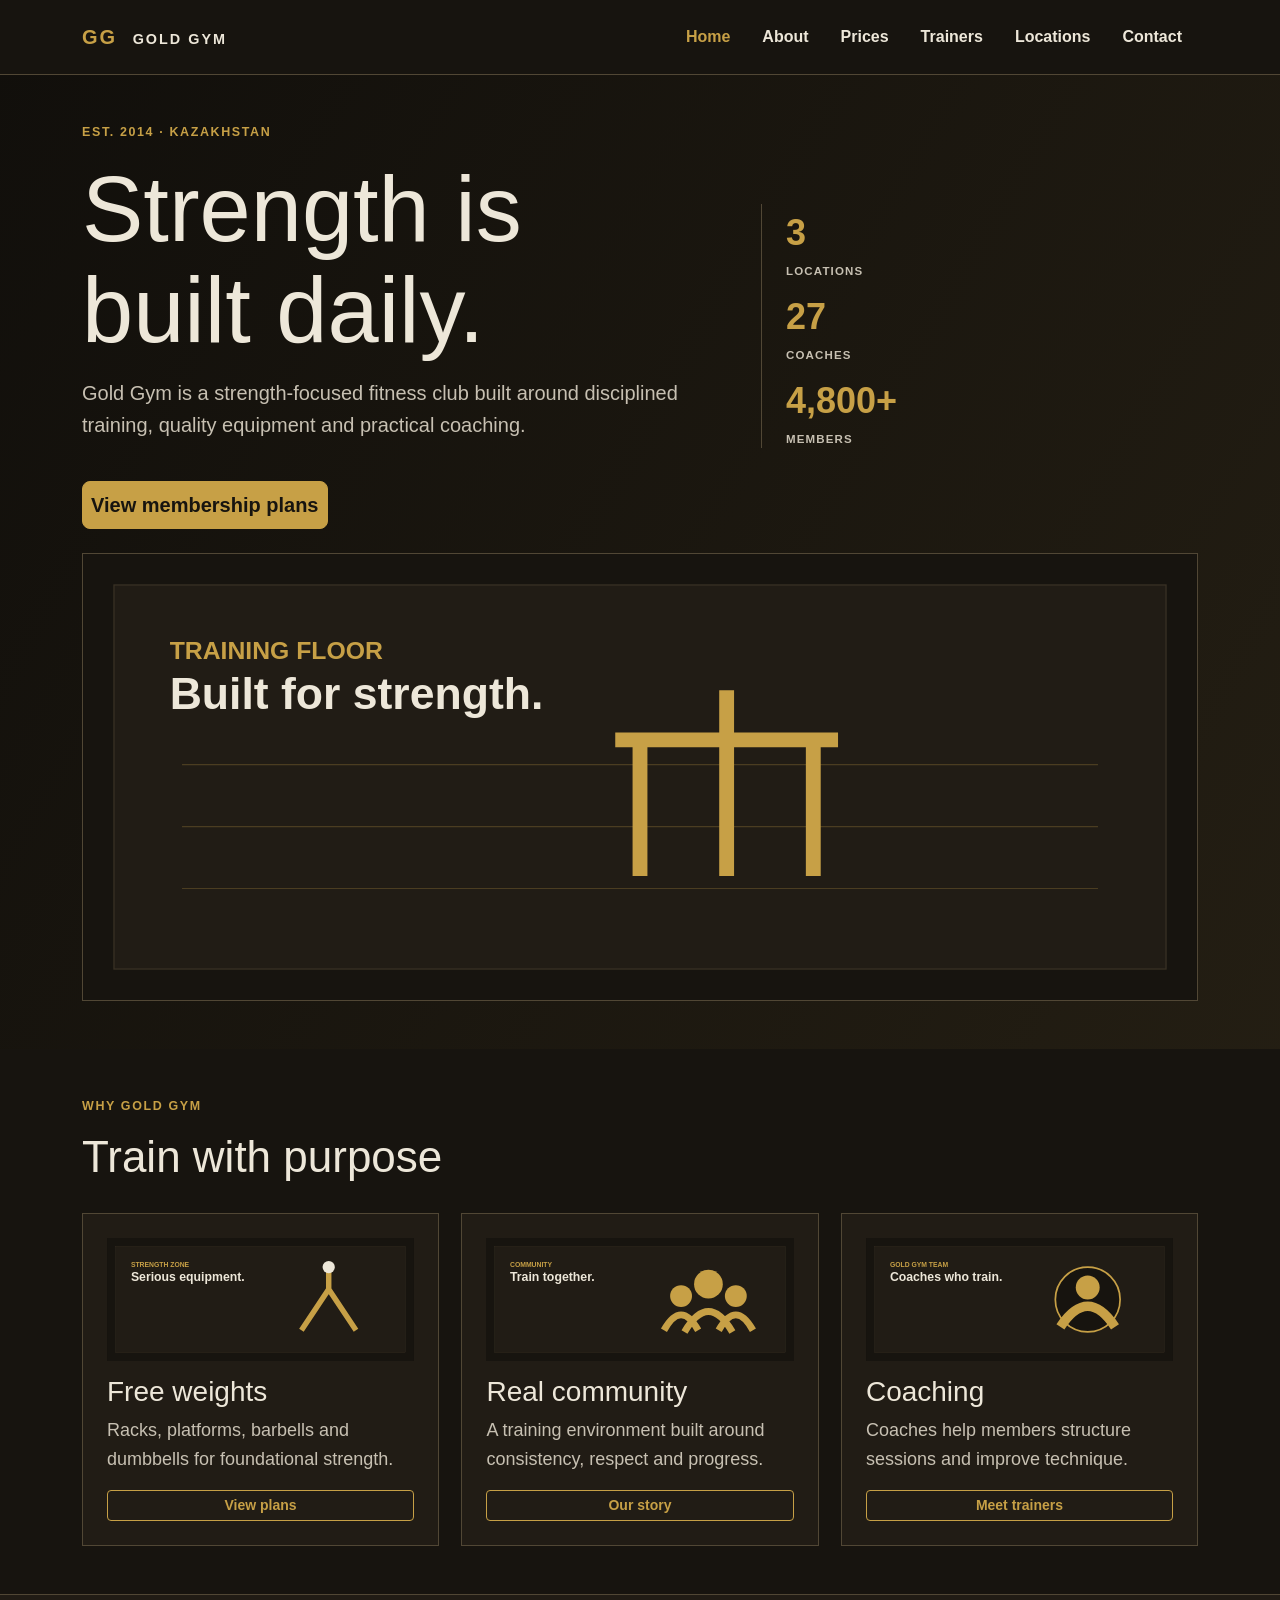
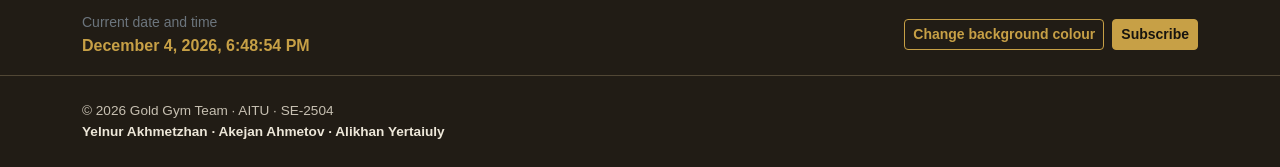
<file: index.html>
<!doctype html>
<html lang="en">
  <head>
    <!-- Team: Yelnur Akhmetzhan, Akejan Ahmetov, Alikhan Yertaiuly | SE-2504 -->
    <meta charset="UTF-8" />
    <meta name="viewport" content="width=device-width, initial-scale=1" />
    <meta name="description" content="Gold Gym student project" />
    <title>Home | Gold Gym</title>
    <link
      href="https://cdn.jsdelivr.net/npm/bootstrap@5.3.3/dist/css/bootstrap.min.css"
      rel="stylesheet"
      integrity="sha384-QWTKZyjpPEjISv5WaRU9OFeRpok6YctnYmDr5pNlyT2bRjXh0JMhjY6hW+ALEwIH"
      crossorigin="anonymous"
    />
    <link rel="stylesheet" href="css/styles.css" />
  </head>
  <body>
    <header class="site-header sticky-top">
      <nav class="navbar navbar-expand-lg navbar-dark bg-dark py-3" aria-label="Primary navigation">
        <div class="container">
          <a class="navbar-brand logo" href="index.html">GG <span class="ms-2">GOLD GYM</span></a>
          <button
            class="navbar-toggler"
            type="button"
            data-bs-toggle="collapse"
            data-bs-target="#main-nav"
            aria-controls="main-nav"
            aria-expanded="false"
            aria-label="Toggle navigation"
          >
            <span class="navbar-toggler-icon"></span>
          </button>
          <div class="collapse navbar-collapse" id="main-nav">
            <ul class="navbar-nav ms-auto">
              <li class="nav-item">
                <a class="nav-link fw-bold px-lg-3 active" aria-current="page" href="index.html">Home</a>
              </li>
              <li class="nav-item"><a class="nav-link fw-bold px-lg-3" href="about.html">About</a></li>
              <li class="nav-item"><a class="nav-link fw-bold px-lg-3" href="prices.html">Prices</a></li>
              <li class="nav-item"><a class="nav-link fw-bold px-lg-3" href="trainers.html">Trainers</a></li>
              <li class="nav-item">
                <a class="nav-link fw-bold px-lg-3" href="locations.html">Locations</a>
              </li>
              <li class="nav-item"><a class="nav-link fw-bold px-lg-3" href="contact.html">Contact</a></li>
            </ul>
          </div>
        </div>
      </nav>
    </header>
    <main>
      <section class="hero pt-5 pb-4 pb-lg-5">
        <div class="container">
          <div class="row align-items-center g-4 g-sm-5">
            <div class="col-md-8 col-lg-7">
              <p class="eyebrow">EST. 2014 · KAZAKHSTAN</p>
              <h1 class="mt-2 mb-3">Strength is<br />built daily.</h1>
              <p class="lead">
                Gold Gym is a strength-focused fitness club built around disciplined training, quality
                equipment and practical coaching.
              </p>
              <a class="btn btn-warning btn-lg mt-lg-4 px-sm-2" href="prices.html">View membership plans</a>
            </div>
            <div class="col-md-4 col-lg-5">
              <div class="stats ps-lg-4 pt-3 pt-lg-0">
                <b class="my-2">3<em>locations</em></b
                ><b class="my-2">27<em>coaches</em></b
                ><b class="my-2">4,800+<em>members</em></b>
              </div>
            </div>
          </div>
          <img class="wide mt-4" src="images/gym-floor.svg" alt="Gold Gym training floor illustration" />
        </div>
      </section>
      <section class="container py-5">
        <p class="eyebrow">WHY GOLD GYM</p>
        <h2>Train with purpose</h2>
        <div class="responsive-card-group">
          <article>
            <img src="images/strength.svg" alt="Strength equipment illustration" />
            <h3>Free weights</h3>
            <p>Racks, platforms, barbells and dumbbells for foundational strength.</p>
            <a class="btn btn-outline-warning btn-sm mt-auto" href="prices.html">View plans</a>
          </article>
          <article>
            <img src="images/community.svg" alt="Gym community illustration" />
            <h3>Real community</h3>
            <p>A training environment built around consistency, respect and progress.</p>
            <a class="btn btn-outline-warning btn-sm mt-auto" href="about.html">Our story</a>
          </article>
          <article>
            <img src="images/team.svg" alt="Gold Gym team illustration" />
            <h3>Coaching</h3>
            <p>Coaches help members structure sessions and improve technique.</p>
            <a class="btn btn-outline-warning btn-sm mt-auto" href="trainers.html">Meet trainers</a>
          </article>
        </div>
      </section>
    </main>
    <section class="tools-bar py-3" aria-label="Page tools">
      <div class="container d-flex flex-wrap align-items-center justify-content-between gap-3">
        <div><span class="text-secondary small d-block">Current date and time</span><time id="datetime">Loading…</time></div>
        <div class="d-flex flex-wrap gap-2">
          <button class="btn btn-outline-warning btn-sm" id="bg-color-btn" type="button">Change background colour</button>
          <button class="btn btn-warning btn-sm" type="button" data-open-popup>Subscribe</button>
        </div>
      </div>
    </section>
    <div class="popup-overlay" id="subscribe-popup" aria-hidden="true" role="dialog" aria-modal="true" aria-labelledby="popup-title">
      <div class="popup-box">
        <button class="popup-close" type="button" aria-label="Close popup">&times;</button>
        <h2 class="h3" id="popup-title">Subscribe to Gold Gym</h2>
        <p>Get training tips and club news straight to your inbox.</p>
        <form novalidate>
          <label class="form-label" for="popup-email">Email</label>
          <input class="form-control" id="popup-email" type="email" placeholder="name@mail.com" />
          <p id="popup-status" class="mt-2 mb-0" role="status"></p>
          <button class="btn btn-warning w-100 mt-3" type="submit">Subscribe</button>
        </form>
      </div>
    </div>
    <footer class="py-4">
      <div class="container">
        © 2026 Gold Gym Team · AITU · SE-2504<br /><strong
          >Yelnur Akhmetzhan · Akejan Ahmetov · Alikhan Yertaiuly</strong
        >
      </div>
    </footer>
    <script
      src="https://cdn.jsdelivr.net/npm/bootstrap@5.3.3/dist/js/bootstrap.bundle.min.js"
      integrity="sha384-YvpcrYf0tY3lHB60NNkmXc5s9fDVZLESaAA55NDzOxhy9GkcIdslK1eN7N6jIeHz"
      crossorigin="anonymous"
    ></script>
    <script src="js/validation.js"></script>
    <script src="js/accordion.js"></script>
    <script src="js/popup.js"></script>
    <script src="js/background.js"></script>
    <script src="js/datetime.js"></script>
  </body>
</html>
</file>
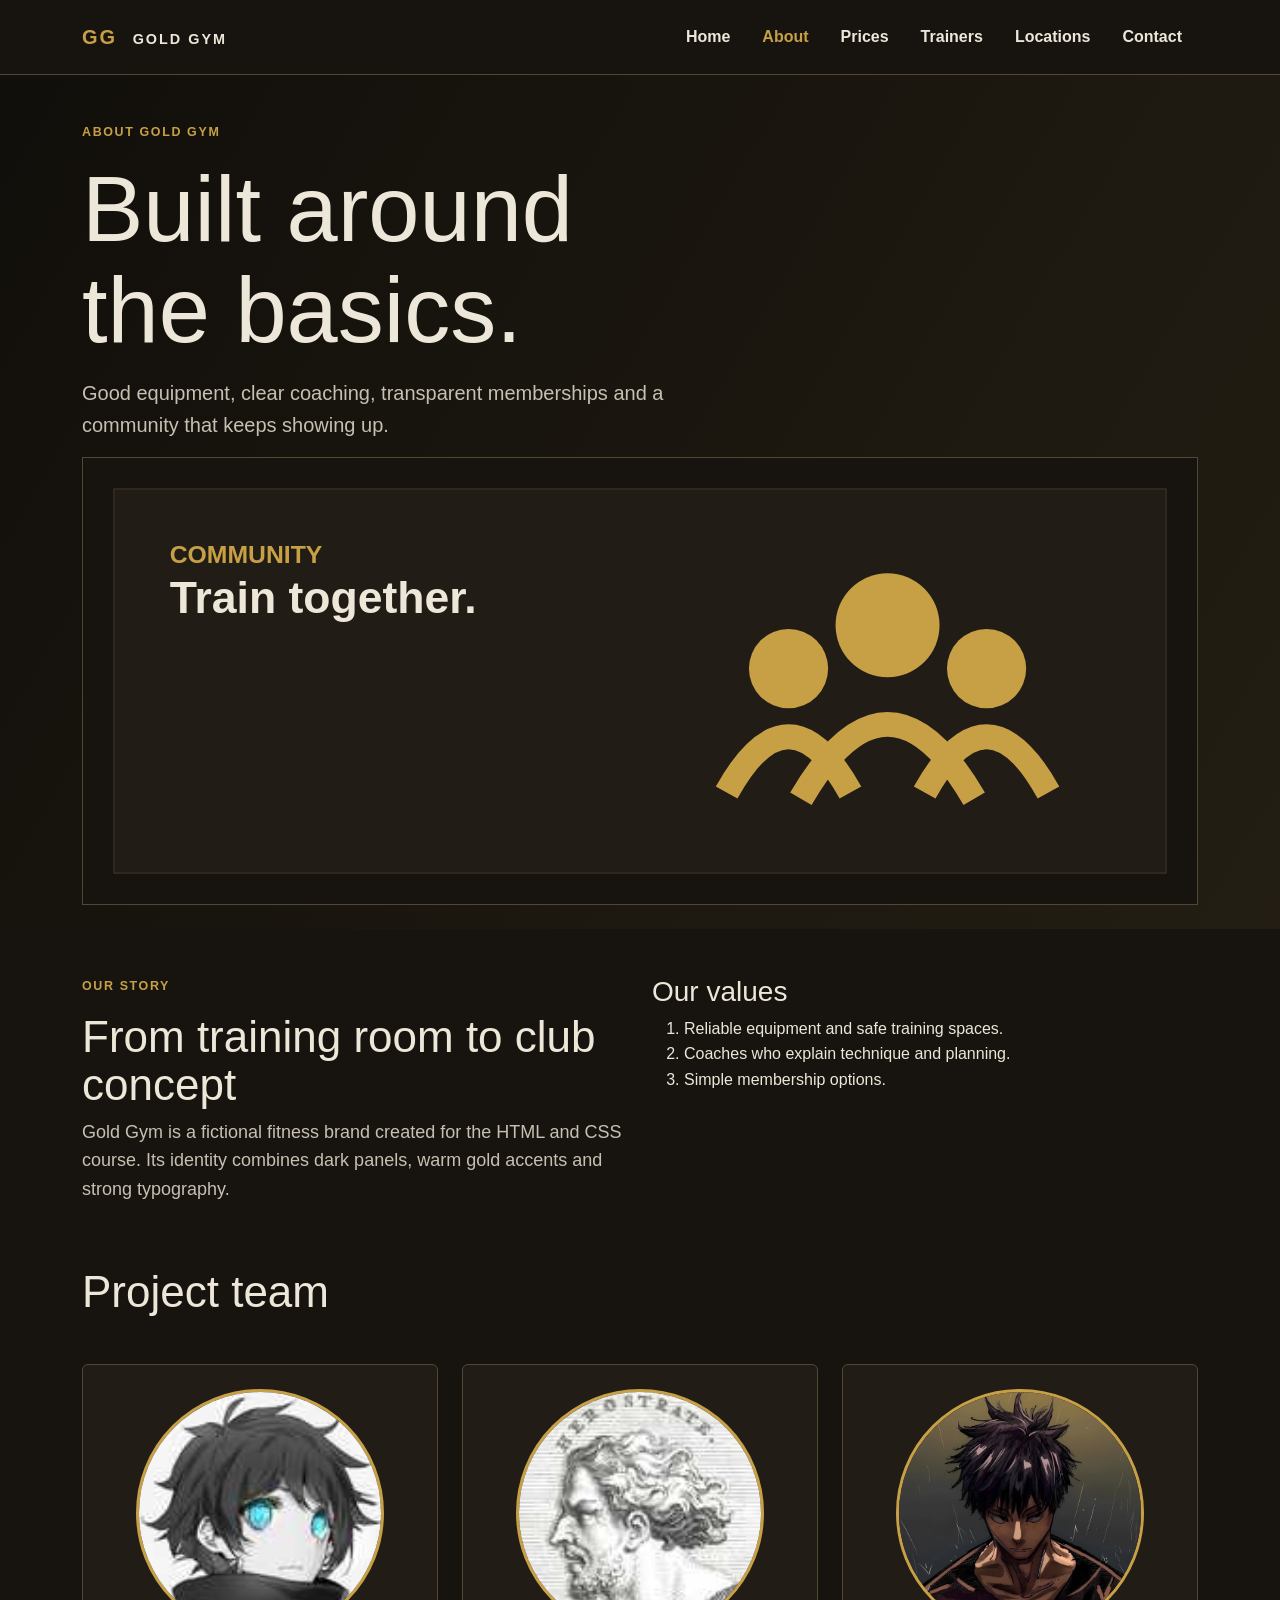
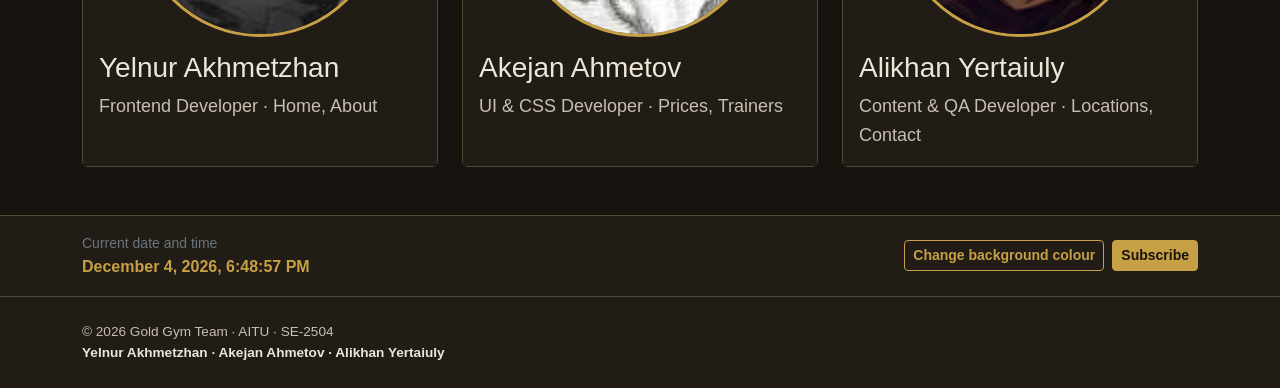
<file: about.html>
<!doctype html>
<html lang="en">
  <head>
    <!-- Team: Yelnur Akhmetzhan, Akejan Ahmetov, Alikhan Yertaiuly | SE-2504 -->
    <meta charset="UTF-8" />
    <meta name="viewport" content="width=device-width, initial-scale=1" />
    <meta name="description" content="Gold Gym student project" />
    <title>About | Gold Gym</title>
    <link
      href="https://cdn.jsdelivr.net/npm/bootstrap@5.3.3/dist/css/bootstrap.min.css"
      rel="stylesheet"
      integrity="sha384-QWTKZyjpPEjISv5WaRU9OFeRpok6YctnYmDr5pNlyT2bRjXh0JMhjY6hW+ALEwIH"
      crossorigin="anonymous"
    />
    <link rel="stylesheet" href="css/styles.css" />
  </head>
  <body>
    <header class="site-header sticky-top">
      <nav class="navbar navbar-expand-lg navbar-dark bg-dark py-3" aria-label="Primary navigation">
        <div class="container">
          <a class="navbar-brand logo" href="index.html">GG <span class="ms-2">GOLD GYM</span></a>
          <button
            class="navbar-toggler"
            type="button"
            data-bs-toggle="collapse"
            data-bs-target="#main-nav"
            aria-controls="main-nav"
            aria-expanded="false"
            aria-label="Toggle navigation"
          >
            <span class="navbar-toggler-icon"></span>
          </button>
          <div class="collapse navbar-collapse" id="main-nav">
            <ul class="navbar-nav ms-auto">
              <li class="nav-item"><a class="nav-link fw-bold px-lg-3" href="index.html">Home</a></li>
              <li class="nav-item">
                <a class="nav-link fw-bold px-lg-3 active" aria-current="page" href="about.html">About</a>
              </li>
              <li class="nav-item"><a class="nav-link fw-bold px-lg-3" href="prices.html">Prices</a></li>
              <li class="nav-item"><a class="nav-link fw-bold px-lg-3" href="trainers.html">Trainers</a></li>
              <li class="nav-item">
                <a class="nav-link fw-bold px-lg-3" href="locations.html">Locations</a>
              </li>
              <li class="nav-item"><a class="nav-link fw-bold px-lg-3" href="contact.html">Contact</a></li>
            </ul>
          </div>
        </div>
      </nav>
    </header>
    <main>
      <section class="hero pt-5 pb-4">
        <div class="container">
          <p class="eyebrow">ABOUT GOLD GYM</p>
          <h1 class="mt-2 mb-3">Built around<br />the basics.</h1>
          <p class="lead">
            Good equipment, clear coaching, transparent memberships and a community that keeps showing up.
          </p>
          <img class="wide" src="images/community.svg" alt="Gold Gym community illustration" />
        </div>
      </section>
      <section class="container py-5">
        <div class="row g-4 align-items-start">
          <div class="col-md-6 col-lg-6">
            <p class="eyebrow">OUR STORY</p>
            <h2>From training room to club concept</h2>
            <p>
              Gold Gym is a fictional fitness brand created for the HTML and CSS course. Its identity combines
              dark panels, warm gold accents and strong typography.
            </p>
          </div>
          <div class="col-md-6 col-lg-6">
            <h3>Our values</h3>
            <ol>
              <li>Reliable equipment and safe training spaces.</li>
              <li>Coaches who explain technique and planning.</li>
              <li>Simple membership options.</li>
            </ol>
          </div>
        </div>
        <h2 class="mt-5">Project team</h2>
        <div class="row row-cols-1 row-cols-md-3 g-4 mt-lg-4">
          <div class="col">
            <article class="card gym-card h-100">
              <img src="images/yelnur.jpg" class="card-img-top round mt-4 mx-auto" alt="Yelnur Akhmetzhan" />
              <div class="card-body">
                <h3 class="card-title">Yelnur Akhmetzhan</h3>
                <p class="card-text">Frontend Developer · Home, About</p>
              </div>
            </article>
          </div>
          <div class="col">
            <article class="card gym-card h-100">
              <img src="images/akejan.jpg" class="card-img-top round mt-4 mx-auto" alt="Akejan Ahmetov" />
              <div class="card-body">
                <h3 class="card-title">Akejan Ahmetov</h3>
                <p class="card-text">UI & CSS Developer · Prices, Trainers</p>
              </div>
            </article>
          </div>
          <div class="col">
            <article class="card gym-card h-100">
              <img src="images/alikhan.jpg" class="card-img-top round mt-4 mx-auto" alt="Alikhan Yertaiuly" />
              <div class="card-body">
                <h3 class="card-title">Alikhan Yertaiuly</h3>
                <p class="card-text">Content & QA Developer · Locations, Contact</p>
              </div>
            </article>
          </div>
        </div>
      </section>
    </main>
    <section class="tools-bar py-3" aria-label="Page tools">
      <div class="container d-flex flex-wrap align-items-center justify-content-between gap-3">
        <div><span class="text-secondary small d-block">Current date and time</span><time id="datetime">Loading…</time></div>
        <div class="d-flex flex-wrap gap-2">
          <button class="btn btn-outline-warning btn-sm" id="bg-color-btn" type="button">Change background colour</button>
          <button class="btn btn-warning btn-sm" type="button" data-open-popup>Subscribe</button>
        </div>
      </div>
    </section>
    <div class="popup-overlay" id="subscribe-popup" aria-hidden="true" role="dialog" aria-modal="true" aria-labelledby="popup-title">
      <div class="popup-box">
        <button class="popup-close" type="button" aria-label="Close popup">&times;</button>
        <h2 class="h3" id="popup-title">Subscribe to Gold Gym</h2>
        <p>Get training tips and club news straight to your inbox.</p>
        <form novalidate>
          <label class="form-label" for="popup-email">Email</label>
          <input class="form-control" id="popup-email" type="email" placeholder="name@mail.com" />
          <p id="popup-status" class="mt-2 mb-0" role="status"></p>
          <button class="btn btn-warning w-100 mt-3" type="submit">Subscribe</button>
        </form>
      </div>
    </div>
    <footer class="py-4">
      <div class="container">
        © 2026 Gold Gym Team · AITU · SE-2504<br /><strong
          >Yelnur Akhmetzhan · Akejan Ahmetov · Alikhan Yertaiuly</strong
        >
      </div>
    </footer>
    <script
      src="https://cdn.jsdelivr.net/npm/bootstrap@5.3.3/dist/js/bootstrap.bundle.min.js"
      integrity="sha384-YvpcrYf0tY3lHB60NNkmXc5s9fDVZLESaAA55NDzOxhy9GkcIdslK1eN7N6jIeHz"
      crossorigin="anonymous"
    ></script>
    <script src="js/validation.js"></script>
    <script src="js/accordion.js"></script>
    <script src="js/popup.js"></script>
    <script src="js/background.js"></script>
    <script src="js/datetime.js"></script>
  </body>
</html>
</file>
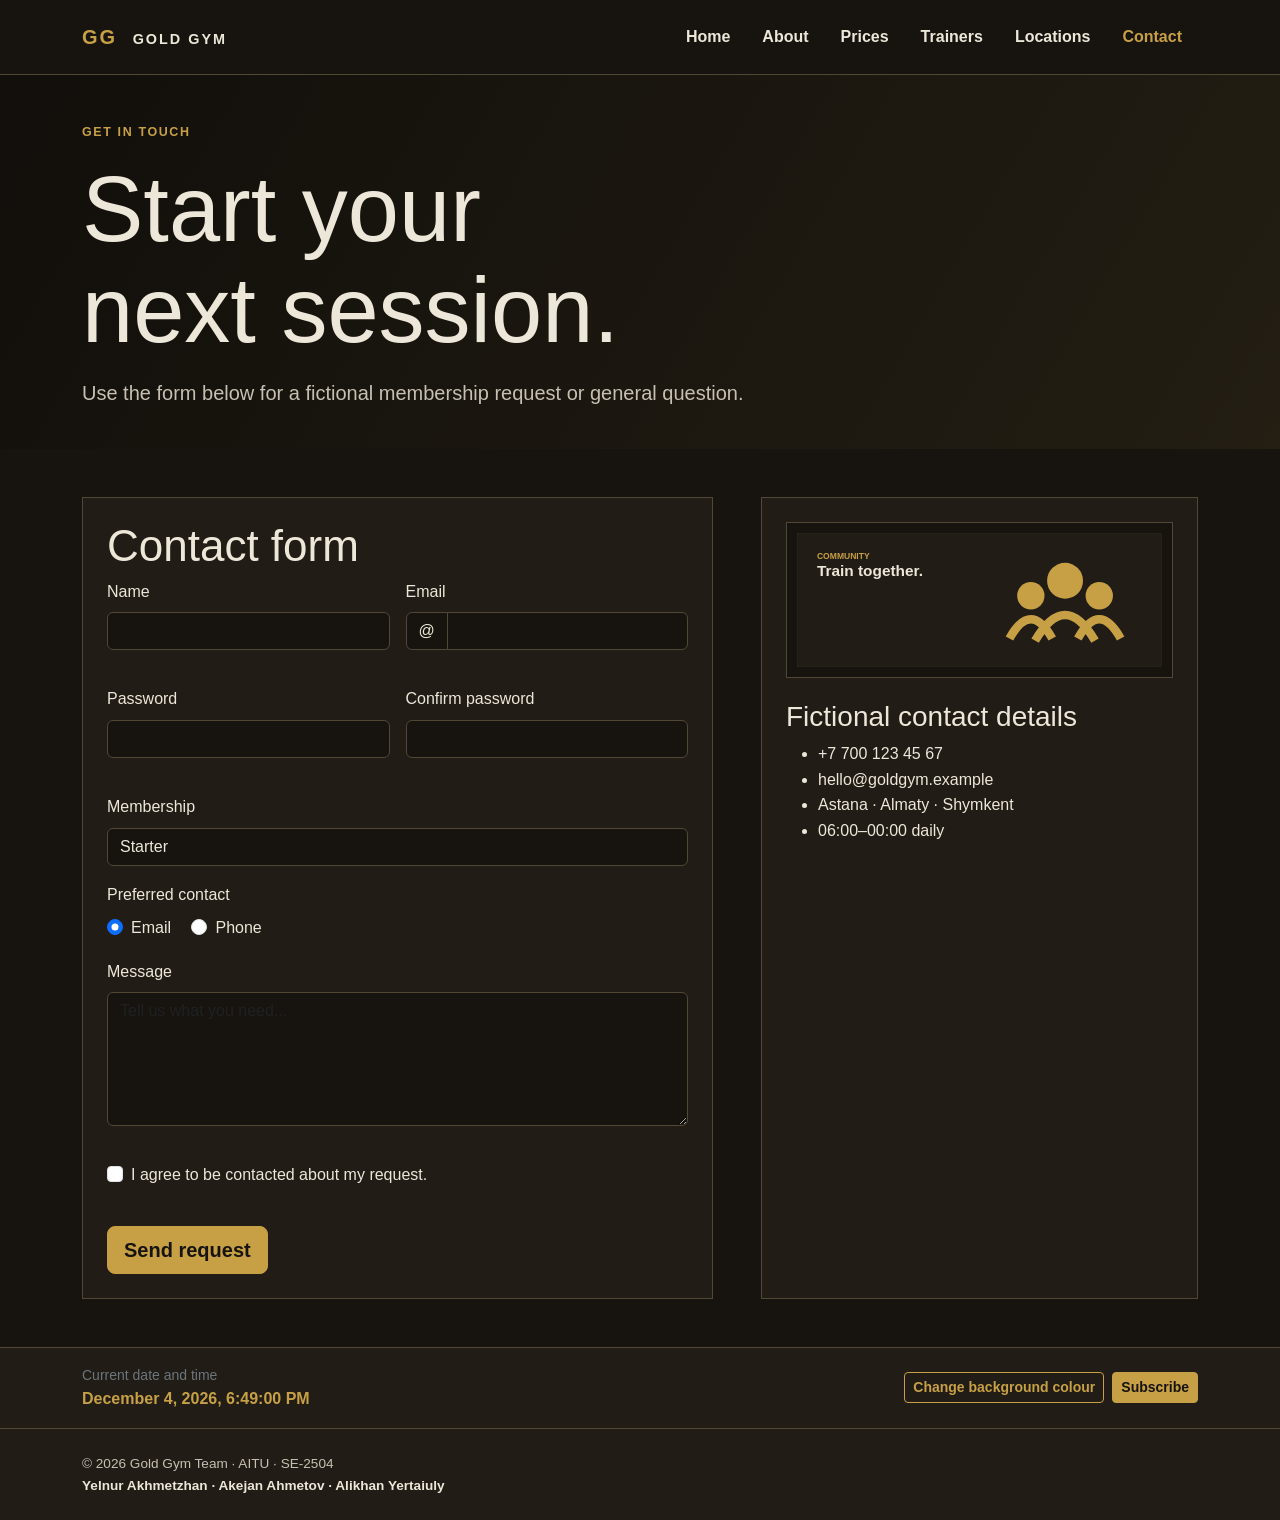
<file: contact.html>
<!doctype html>
<html lang="en">
  <head>
    <!-- Team: Yelnur Akhmetzhan, Akejan Ahmetov, Alikhan Yertaiuly | SE-2504 -->
    <meta charset="UTF-8" />
    <meta name="viewport" content="width=device-width, initial-scale=1" />
    <meta name="description" content="Gold Gym student project" />
    <title>Contact | Gold Gym</title>
    <link
      href="https://cdn.jsdelivr.net/npm/bootstrap@5.3.3/dist/css/bootstrap.min.css"
      rel="stylesheet"
      integrity="sha384-QWTKZyjpPEjISv5WaRU9OFeRpok6YctnYmDr5pNlyT2bRjXh0JMhjY6hW+ALEwIH"
      crossorigin="anonymous"
    />
    <link rel="stylesheet" href="css/styles.css" />
  </head>
  <body>
    <header class="site-header sticky-top">
      <nav class="navbar navbar-expand-lg navbar-dark bg-dark py-3" aria-label="Primary navigation">
        <div class="container">
          <a class="navbar-brand logo" href="index.html">GG <span class="ms-2">GOLD GYM</span></a>
          <button
            class="navbar-toggler"
            type="button"
            data-bs-toggle="collapse"
            data-bs-target="#main-nav"
            aria-controls="main-nav"
            aria-expanded="false"
            aria-label="Toggle navigation"
          >
            <span class="navbar-toggler-icon"></span>
          </button>
          <div class="collapse navbar-collapse" id="main-nav">
            <ul class="navbar-nav ms-auto">
              <li class="nav-item"><a class="nav-link fw-bold px-lg-3" href="index.html">Home</a></li>
              <li class="nav-item"><a class="nav-link fw-bold px-lg-3" href="about.html">About</a></li>
              <li class="nav-item"><a class="nav-link fw-bold px-lg-3" href="prices.html">Prices</a></li>
              <li class="nav-item"><a class="nav-link fw-bold px-lg-3" href="trainers.html">Trainers</a></li>
              <li class="nav-item">
                <a class="nav-link fw-bold px-lg-3" href="locations.html">Locations</a>
              </li>
              <li class="nav-item">
                <a class="nav-link fw-bold px-lg-3 active" aria-current="page" href="contact.html">Contact</a>
              </li>
            </ul>
          </div>
        </div>
      </nav>
    </header>
    <main>
      <section class="hero pt-5 pb-4">
        <div class="container">
          <p class="eyebrow">GET IN TOUCH</p>
          <h1 class="mt-2 mb-3">Start your<br />next session.</h1>
          <p class="lead">Use the form below for a fictional membership request or general question.</p>
        </div>
      </section>
      <section class="container py-5">
        <div class="row g-4 g-sm-5">
          <div class="col-md-7 col-lg-7">
            <form class="contact-form p-4" id="contact-form" action="#" method="post" novalidate>
              <h2>Contact form</h2>
              <div class="row g-3">
                <div class="col-md-6">
                  <label class="form-label" for="name">Name</label
                  ><input class="form-control" id="name" name="name" type="text" autocomplete="name" /><div class="error-text" id="name-error" role="alert"></div>
                </div>
                <div class="col-md-6">
                  <label class="form-label" for="email">Email</label>
                  <div class="input-group">
                    <span class="input-group-text">@</span
                    ><input class="form-control" id="email" name="email" type="email" autocomplete="email" />
                  </div>
                  <div class="error-text" id="email-error" role="alert"></div>
                </div>
                <div class="col-md-6">
                  <label class="form-label" for="password">Password</label>
                  <input class="form-control" id="password" name="password" type="password" autocomplete="new-password" />
                  <div class="error-text" id="password-error" role="alert"></div>
                </div>
                <div class="col-md-6">
                  <label class="form-label" for="confirm">Confirm password</label>
                  <input class="form-control" id="confirm" name="confirm" type="password" autocomplete="new-password" />
                  <div class="error-text" id="confirm-error" role="alert"></div>
                </div>
                <div class="col-12">
                  <label class="form-label" for="plan">Membership</label
                  ><select class="form-select" id="plan" name="plan">
                    <option>Starter</option>
                    <option>Standard</option>
                    <option>Performance</option>
                  </select>
                </div>
                <fieldset class="col-12">
                  <legend class="fs-6">Preferred contact</legend>
                  <div class="form-check form-check-inline">
                    <input
                      class="form-check-input"
                      type="radio"
                      name="contact"
                      id="email-contact"
                      value="email"
                      checked
                    /><label class="form-check-label" for="email-contact">Email</label>
                  </div>
                  <div class="form-check form-check-inline">
                    <input
                      class="form-check-input"
                      type="radio"
                      name="contact"
                      id="phone-contact"
                      value="phone"
                    /><label class="form-check-label" for="phone-contact">Phone</label>
                  </div>
                </fieldset>
                <div class="col-12">
                  <label class="form-label" for="message">Message</label
                  ><textarea
                    class="form-control"
                    id="message"
                    name="message"
                    rows="5"
                    placeholder="Tell us what you need..."
                  ></textarea>
                  <div class="error-text" id="message-error" role="alert"></div>
                </div>
                <div class="col-12">
                  <div class="form-check">
                    <input
                      class="form-check-input"
                      type="checkbox"
                      id="consent"
                      name="consent"
                    /><label class="form-check-label" for="consent"
                      >I agree to be contacted about my request.</label
                    >
                    <div class="error-text" id="consent-error" role="alert"></div>
                  </div>
                </div>
                <div class="col-12">
                  <button class="btn btn-warning btn-lg" type="submit">Send request</button>
                  <div id="form-status" role="status"></div>
                </div>
              </div>
            </form>
          </div>
          <aside class="col-md-5 col-lg-5">
            <div class="location-panel p-4 h-100">
              <img class="wide mt-0" src="images/community.svg" alt="Gold Gym contact illustration" />
              <h2 class="h3 mt-4">Fictional contact details</h2>
              <ul>
                <li>+7 700 123 45 67</li>
                <li>hello@goldgym.example</li>
                <li>Astana · Almaty · Shymkent</li>
                <li>06:00–00:00 daily</li>
              </ul>
            </div>
          </aside>
        </div>
      </section>
    </main>
    <section class="tools-bar py-3" aria-label="Page tools">
      <div class="container d-flex flex-wrap align-items-center justify-content-between gap-3">
        <div><span class="text-secondary small d-block">Current date and time</span><time id="datetime">Loading…</time></div>
        <div class="d-flex flex-wrap gap-2">
          <button class="btn btn-outline-warning btn-sm" id="bg-color-btn" type="button">Change background colour</button>
          <button class="btn btn-warning btn-sm" type="button" data-open-popup>Subscribe</button>
        </div>
      </div>
    </section>
    <div class="popup-overlay" id="subscribe-popup" aria-hidden="true" role="dialog" aria-modal="true" aria-labelledby="popup-title">
      <div class="popup-box">
        <button class="popup-close" type="button" aria-label="Close popup">&times;</button>
        <h2 class="h3" id="popup-title">Subscribe to Gold Gym</h2>
        <p>Get training tips and club news straight to your inbox.</p>
        <form novalidate>
          <label class="form-label" for="popup-email">Email</label>
          <input class="form-control" id="popup-email" type="email" placeholder="name@mail.com" />
          <p id="popup-status" class="mt-2 mb-0" role="status"></p>
          <button class="btn btn-warning w-100 mt-3" type="submit">Subscribe</button>
        </form>
      </div>
    </div>
    <footer class="py-4">
      <div class="container">
        © 2026 Gold Gym Team · AITU · SE-2504<br /><strong
          >Yelnur Akhmetzhan · Akejan Ahmetov · Alikhan Yertaiuly</strong
        >
      </div>
    </footer>
    <script
      src="https://cdn.jsdelivr.net/npm/bootstrap@5.3.3/dist/js/bootstrap.bundle.min.js"
      integrity="sha384-YvpcrYf0tY3lHB60NNkmXc5s9fDVZLESaAA55NDzOxhy9GkcIdslK1eN7N6jIeHz"
      crossorigin="anonymous"
    ></script>
    <script src="js/validation.js"></script>
    <script src="js/accordion.js"></script>
    <script src="js/popup.js"></script>
    <script src="js/background.js"></script>
    <script src="js/datetime.js"></script>
  </body>
</html>
</file>
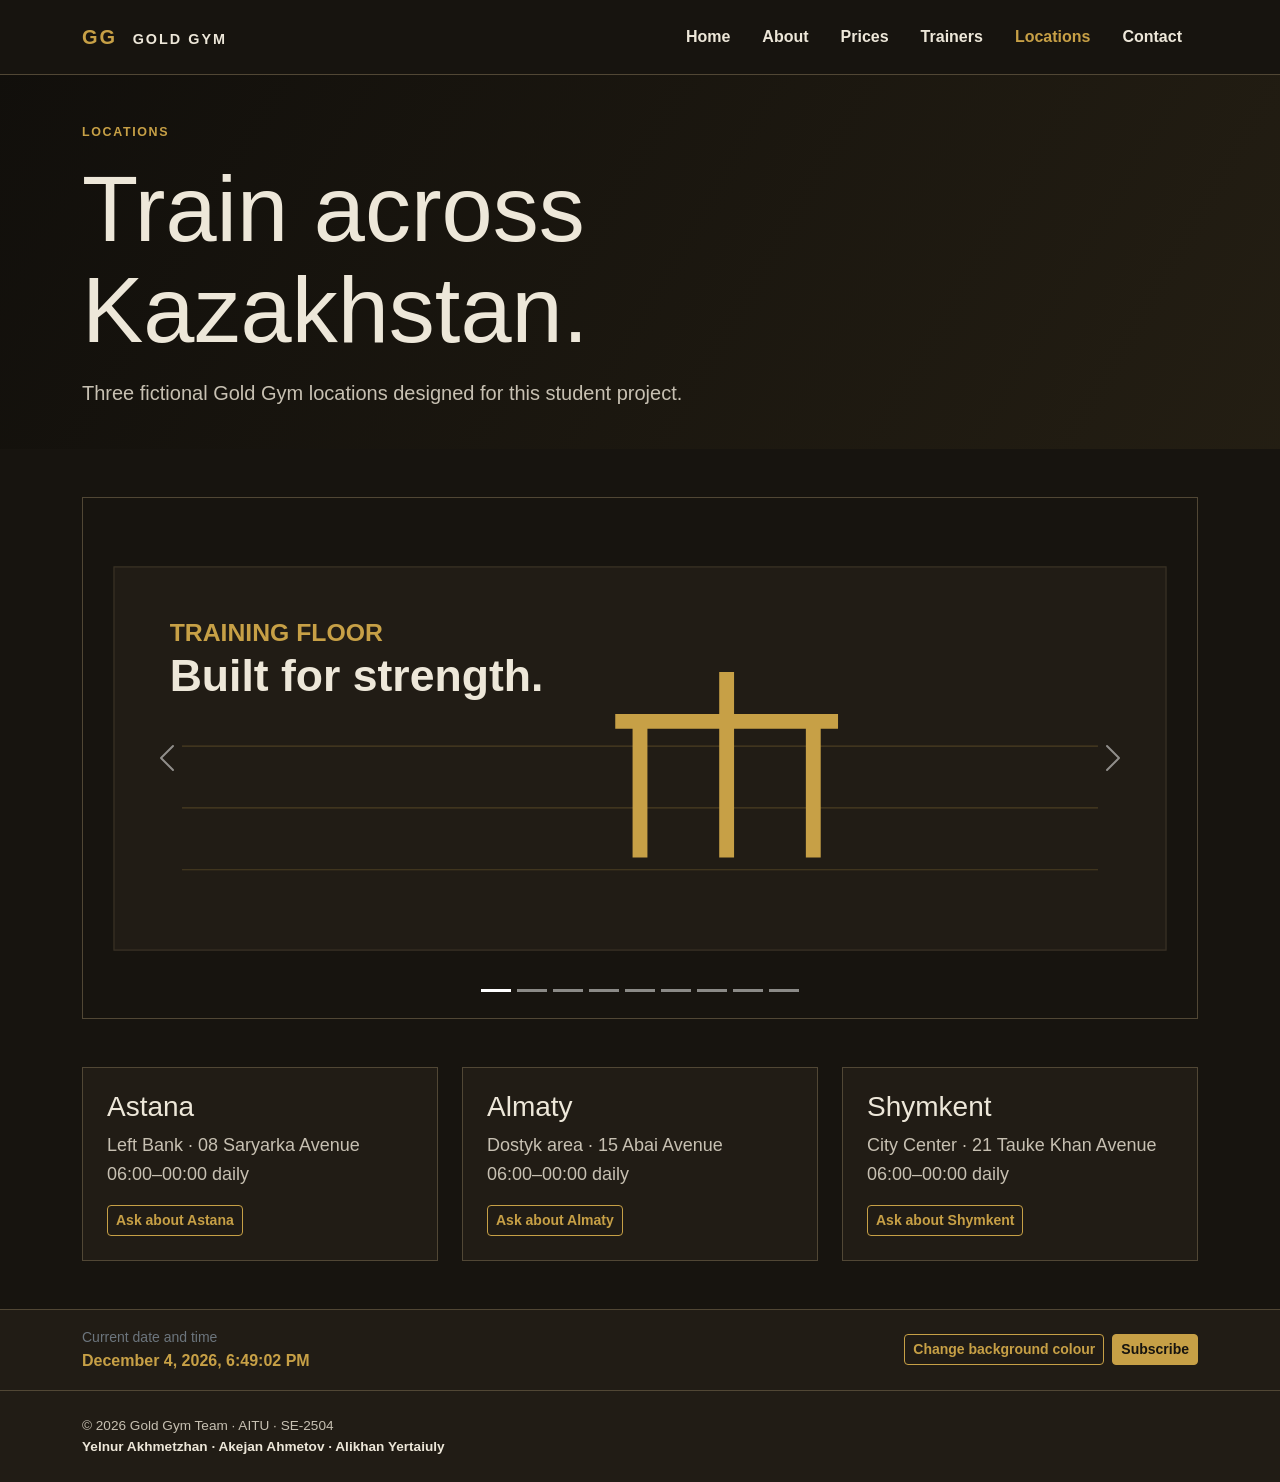
<file: locations.html>
<!doctype html>
<html lang="en">
  <head>
    <!-- Team: Yelnur Akhmetzhan, Akejan Ahmetov, Alikhan Yertaiuly | SE-2504 -->
    <meta charset="UTF-8" />
    <meta name="viewport" content="width=device-width, initial-scale=1" />
    <meta name="description" content="Gold Gym student project" />
    <title>Locations | Gold Gym</title>
    <link
      href="https://cdn.jsdelivr.net/npm/bootstrap@5.3.3/dist/css/bootstrap.min.css"
      rel="stylesheet"
      integrity="sha384-QWTKZyjpPEjISv5WaRU9OFeRpok6YctnYmDr5pNlyT2bRjXh0JMhjY6hW+ALEwIH"
      crossorigin="anonymous"
    />
    <link rel="stylesheet" href="css/styles.css" />
  </head>
  <body>
    <header class="site-header sticky-top">
      <nav class="navbar navbar-expand-lg navbar-dark bg-dark py-3" aria-label="Primary navigation">
        <div class="container">
          <a class="navbar-brand logo" href="index.html">GG <span class="ms-2">GOLD GYM</span></a>
          <button
            class="navbar-toggler"
            type="button"
            data-bs-toggle="collapse"
            data-bs-target="#main-nav"
            aria-controls="main-nav"
            aria-expanded="false"
            aria-label="Toggle navigation"
          >
            <span class="navbar-toggler-icon"></span>
          </button>
          <div class="collapse navbar-collapse" id="main-nav">
            <ul class="navbar-nav ms-auto">
              <li class="nav-item"><a class="nav-link fw-bold px-lg-3" href="index.html">Home</a></li>
              <li class="nav-item"><a class="nav-link fw-bold px-lg-3" href="about.html">About</a></li>
              <li class="nav-item"><a class="nav-link fw-bold px-lg-3" href="prices.html">Prices</a></li>
              <li class="nav-item"><a class="nav-link fw-bold px-lg-3" href="trainers.html">Trainers</a></li>
              <li class="nav-item">
                <a class="nav-link fw-bold px-lg-3 active" aria-current="page" href="locations.html"
                  >Locations</a
                >
              </li>
              <li class="nav-item"><a class="nav-link fw-bold px-lg-3" href="contact.html">Contact</a></li>
            </ul>
          </div>
        </div>
      </nav>
    </header>
    <main>
      <section class="hero pt-5 pb-4">
        <div class="container">
          <p class="eyebrow">LOCATIONS</p>
          <h1 class="mt-2 mb-3">Train across<br />Kazakhstan.</h1>
          <p class="lead">Three fictional Gold Gym locations designed for this student project.</p>
        </div>
      </section>
      <section class="container-fluid px-sm-2 py-5">
        <div class="container">
          <div
            id="gym-gallery"
            class="carousel slide"
            data-bs-ride="carousel"
            aria-roledescription="carousel"
            aria-label="Gold Gym image gallery"
          >
            <div class="carousel-indicators">
              <button
                type="button"
                data-bs-target="#gym-gallery"
                data-bs-slide-to="0"
                class="active"
                aria-current="true"
                aria-label="Slide 1"
              ></button
              ><button
                type="button"
                data-bs-target="#gym-gallery"
                data-bs-slide-to="1"
                aria-label="Slide 2"
              ></button
              ><button
                type="button"
                data-bs-target="#gym-gallery"
                data-bs-slide-to="2"
                aria-label="Slide 3"
              ></button
              ><button
                type="button"
                data-bs-target="#gym-gallery"
                data-bs-slide-to="3"
                aria-label="Slide 4"
              ></button
              ><button
                type="button"
                data-bs-target="#gym-gallery"
                data-bs-slide-to="4"
                aria-label="Slide 5"
              ></button
              ><button
                type="button"
                data-bs-target="#gym-gallery"
                data-bs-slide-to="5"
                aria-label="Slide 6"
              ></button
              ><button
                type="button"
                data-bs-target="#gym-gallery"
                data-bs-slide-to="6"
                aria-label="Slide 7"
              ></button
              ><button
                type="button"
                data-bs-target="#gym-gallery"
                data-bs-slide-to="7"
                aria-label="Slide 8"
              ></button
              ><button
                type="button"
                data-bs-target="#gym-gallery"
                data-bs-slide-to="8"
                aria-label="Slide 9"
              ></button>
            </div>
            <div class="carousel-inner">
              <div class="carousel-item active">
                <img
                  src="images/gym-floor.svg"
                  class="d-block w-100 carousel-image"
                  alt="Gold Gym training floor with racks and platforms"
                />
              </div>
              <div class="carousel-item">
                <img
                  src="images/strength.svg"
                  class="d-block w-100 carousel-image"
                  alt="Strength zone with barbells and dumbbells"
                />
              </div>
              <div class="carousel-item">
                <img
                  src="images/community.svg"
                  class="d-block w-100 carousel-image"
                  alt="Gold Gym members training together"
                />
              </div>
              <div class="carousel-item">
                <img
                  src="images/team.svg"
                  class="d-block w-100 carousel-image"
                  alt="Gold Gym coaching team"
                />
              </div>
              <div class="carousel-item">
                <img
                  src="images/astana.svg"
                  class="d-block w-100 carousel-image"
                  alt="Illustration of the Astana club on the Left Bank"
                />
              </div>
              <div class="carousel-item">
                <img
                  src="images/almaty.svg"
                  class="d-block w-100 carousel-image"
                  alt="Illustration of the Almaty club near Dostyk"
                />
              </div>
              <div class="carousel-item">
                <img
                  src="images/yelnur.jpg"
                  class="d-block w-100 carousel-image"
                  alt="Team member Yelnur Akhmetzhan"
                />
              </div>
              <div class="carousel-item">
                <img
                  src="images/akejan.jpg"
                  class="d-block w-100 carousel-image"
                  alt="Team member Akejan Ahmetov"
                />
              </div>
              <div class="carousel-item">
                <img
                  src="images/alikhan.jpg"
                  class="d-block w-100 carousel-image"
                  alt="Team member Alikhan Yertaiuly"
                />
              </div>
            </div>
            <button
              class="carousel-control-prev"
              type="button"
              data-bs-target="#gym-gallery"
              data-bs-slide="prev"
            >
              <span class="carousel-control-prev-icon" aria-hidden="true"></span
              ><span class="visually-hidden">Previous</span></button
            ><button
              class="carousel-control-next"
              type="button"
              data-bs-target="#gym-gallery"
              data-bs-slide="next"
            >
              <span class="carousel-control-next-icon" aria-hidden="true"></span
              ><span class="visually-hidden">Next</span>
            </button>
          </div>
          <div class="row g-4 mt-lg-4">
            <div class="col-md-4 col-lg-4">
              <article class="location-panel p-4">
                <h2 class="h3">Astana</h2>
                <p>Left Bank · 08 Saryarka Avenue<br />06:00–00:00 daily</p>
                <a class="btn btn-outline-warning btn-sm" href="contact.html">Ask about Astana</a>
              </article>
            </div>
            <div class="col-md-4 col-lg-4">
              <article class="location-panel p-4">
                <h2 class="h3">Almaty</h2>
                <p>Dostyk area · 15 Abai Avenue<br />06:00–00:00 daily</p>
                <a class="btn btn-outline-warning btn-sm" href="contact.html">Ask about Almaty</a>
              </article>
            </div>
            <div class="col-md-4 col-lg-4">
              <article class="location-panel p-4">
                <h2 class="h3">Shymkent</h2>
                <p>City Center · 21 Tauke Khan Avenue<br />06:00–00:00 daily</p>
                <a class="btn btn-outline-warning btn-sm" href="contact.html">Ask about Shymkent</a>
              </article>
            </div>
          </div>
        </div>
      </section>
    </main>
    <section class="tools-bar py-3" aria-label="Page tools">
      <div class="container d-flex flex-wrap align-items-center justify-content-between gap-3">
        <div><span class="text-secondary small d-block">Current date and time</span><time id="datetime">Loading…</time></div>
        <div class="d-flex flex-wrap gap-2">
          <button class="btn btn-outline-warning btn-sm" id="bg-color-btn" type="button">Change background colour</button>
          <button class="btn btn-warning btn-sm" type="button" data-open-popup>Subscribe</button>
        </div>
      </div>
    </section>
    <div class="popup-overlay" id="subscribe-popup" aria-hidden="true" role="dialog" aria-modal="true" aria-labelledby="popup-title">
      <div class="popup-box">
        <button class="popup-close" type="button" aria-label="Close popup">&times;</button>
        <h2 class="h3" id="popup-title">Subscribe to Gold Gym</h2>
        <p>Get training tips and club news straight to your inbox.</p>
        <form novalidate>
          <label class="form-label" for="popup-email">Email</label>
          <input class="form-control" id="popup-email" type="email" placeholder="name@mail.com" />
          <p id="popup-status" class="mt-2 mb-0" role="status"></p>
          <button class="btn btn-warning w-100 mt-3" type="submit">Subscribe</button>
        </form>
      </div>
    </div>
    <footer class="py-4">
      <div class="container">
        © 2026 Gold Gym Team · AITU · SE-2504<br /><strong
          >Yelnur Akhmetzhan · Akejan Ahmetov · Alikhan Yertaiuly</strong
        >
      </div>
    </footer>
    <script
      src="https://cdn.jsdelivr.net/npm/bootstrap@5.3.3/dist/js/bootstrap.bundle.min.js"
      integrity="sha384-YvpcrYf0tY3lHB60NNkmXc5s9fDVZLESaAA55NDzOxhy9GkcIdslK1eN7N6jIeHz"
      crossorigin="anonymous"
    ></script>
    <script src="js/validation.js"></script>
    <script src="js/accordion.js"></script>
    <script src="js/popup.js"></script>
    <script src="js/background.js"></script>
    <script src="js/datetime.js"></script>
  </body>
</html>
</file>
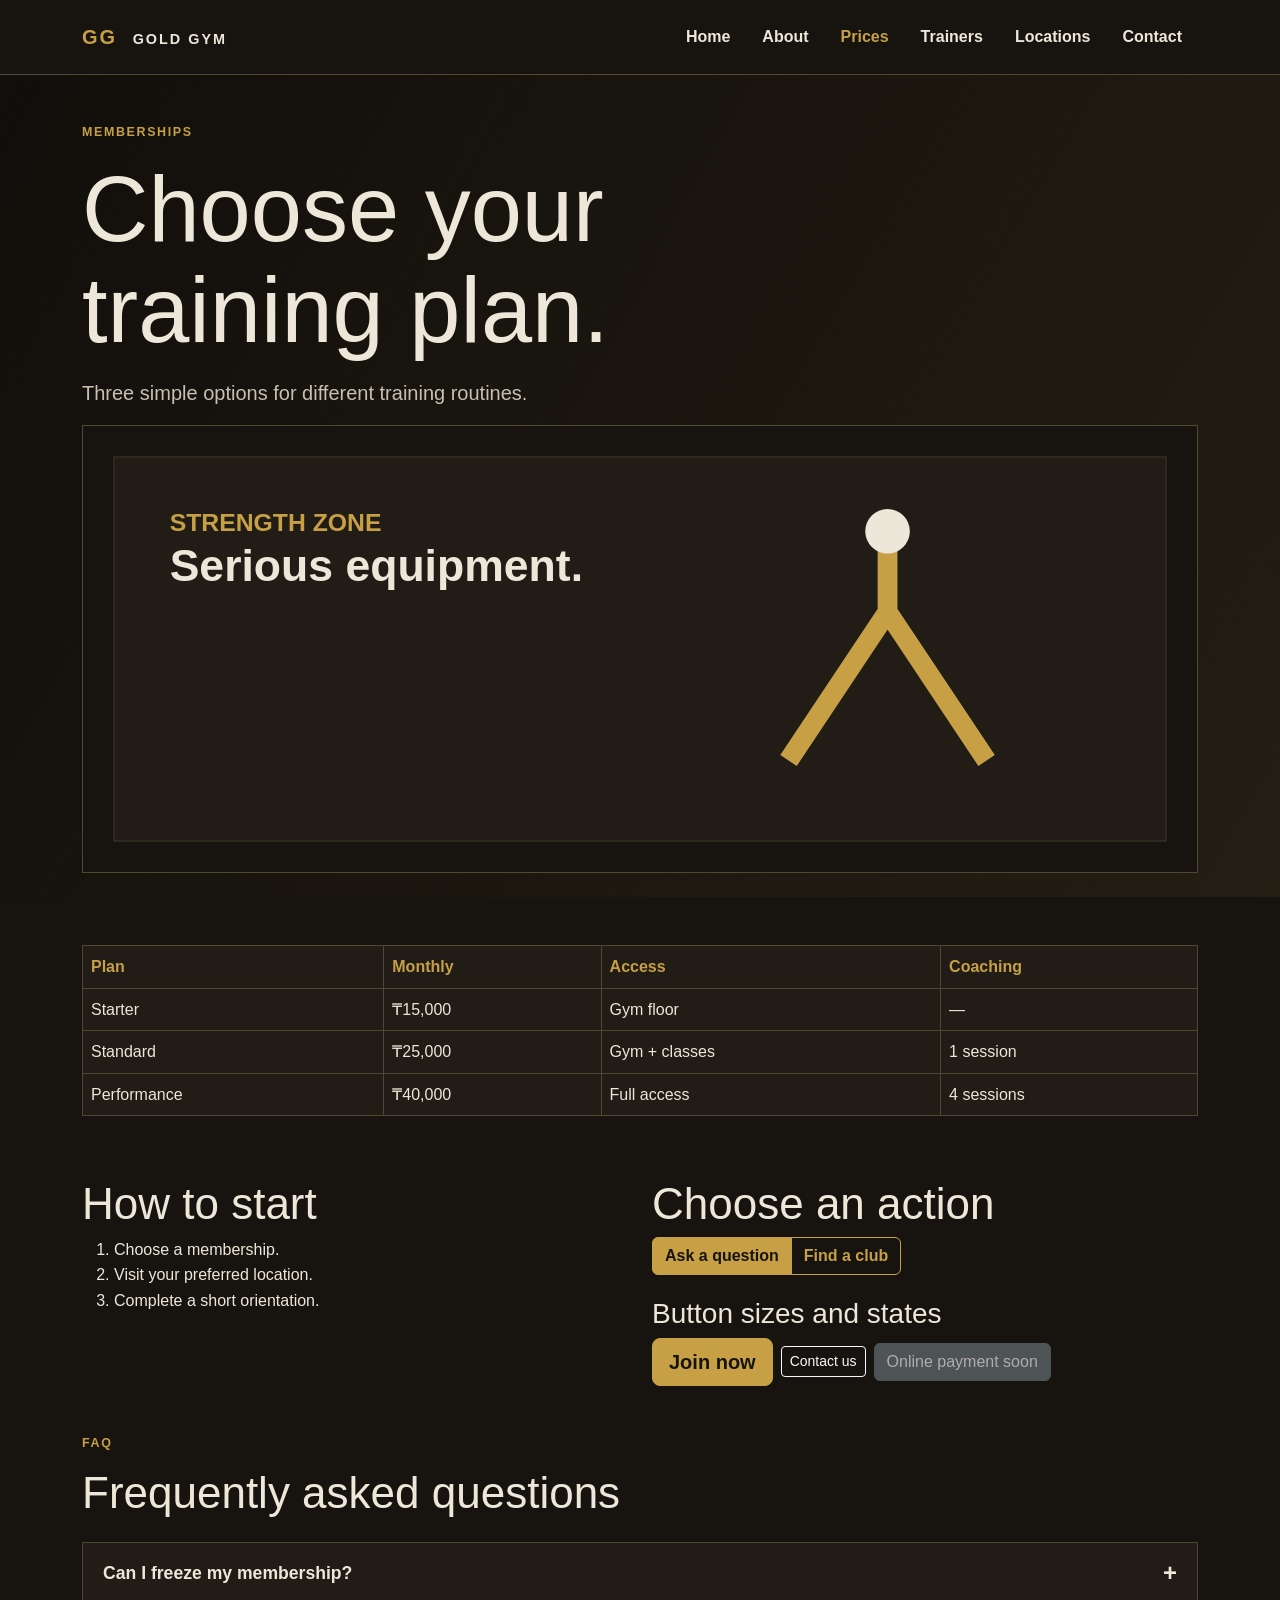
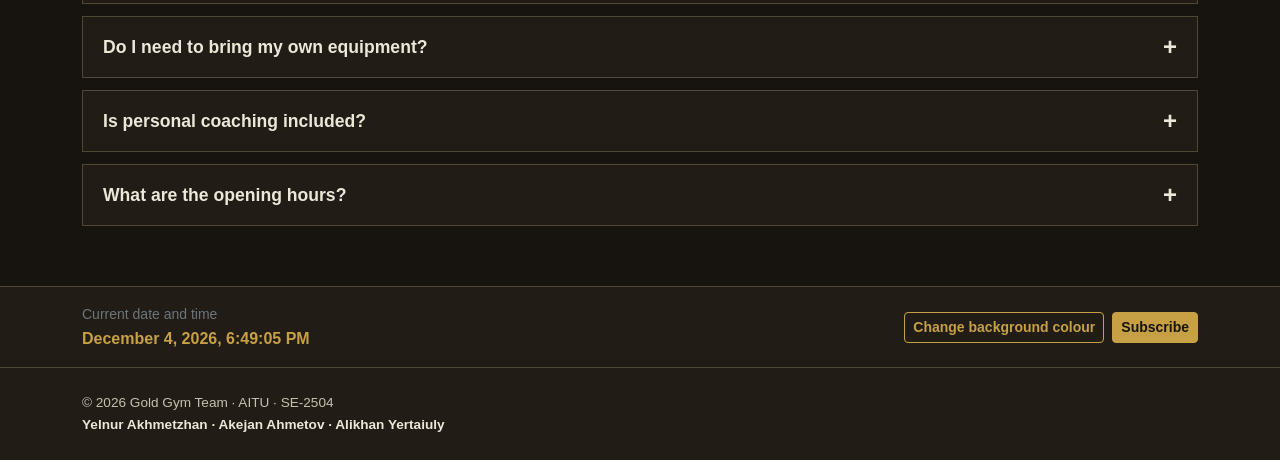
<file: prices.html>
<!doctype html>
<html lang="en">
  <head>
    <!-- Team: Yelnur Akhmetzhan, Akejan Ahmetov, Alikhan Yertaiuly | SE-2504 -->
    <meta charset="UTF-8" />
    <meta name="viewport" content="width=device-width, initial-scale=1" />
    <meta name="description" content="Gold Gym student project" />
    <title>Prices | Gold Gym</title>
    <link
      href="https://cdn.jsdelivr.net/npm/bootstrap@5.3.3/dist/css/bootstrap.min.css"
      rel="stylesheet"
      integrity="sha384-QWTKZyjpPEjISv5WaRU9OFeRpok6YctnYmDr5pNlyT2bRjXh0JMhjY6hW+ALEwIH"
      crossorigin="anonymous"
    />
    <link rel="stylesheet" href="css/styles.css" />
  </head>
  <body>
    <header class="site-header sticky-top">
      <nav class="navbar navbar-expand-lg navbar-dark bg-dark py-3" aria-label="Primary navigation">
        <div class="container">
          <a class="navbar-brand logo" href="index.html">GG <span class="ms-2">GOLD GYM</span></a>
          <button
            class="navbar-toggler"
            type="button"
            data-bs-toggle="collapse"
            data-bs-target="#main-nav"
            aria-controls="main-nav"
            aria-expanded="false"
            aria-label="Toggle navigation"
          >
            <span class="navbar-toggler-icon"></span>
          </button>
          <div class="collapse navbar-collapse" id="main-nav">
            <ul class="navbar-nav ms-auto">
              <li class="nav-item"><a class="nav-link fw-bold px-lg-3" href="index.html">Home</a></li>
              <li class="nav-item"><a class="nav-link fw-bold px-lg-3" href="about.html">About</a></li>
              <li class="nav-item">
                <a class="nav-link fw-bold px-lg-3 active" aria-current="page" href="prices.html">Prices</a>
              </li>
              <li class="nav-item"><a class="nav-link fw-bold px-lg-3" href="trainers.html">Trainers</a></li>
              <li class="nav-item">
                <a class="nav-link fw-bold px-lg-3" href="locations.html">Locations</a>
              </li>
              <li class="nav-item"><a class="nav-link fw-bold px-lg-3" href="contact.html">Contact</a></li>
            </ul>
          </div>
        </div>
      </nav>
    </header>
    <main>
      <section class="hero pt-5 pb-4">
        <div class="container">
          <p class="eyebrow">MEMBERSHIPS</p>
          <h1 class="mt-2 mb-3">Choose your<br />training plan.</h1>
          <p class="lead">Three simple options for different training routines.</p>
          <img class="wide" src="images/strength.svg" alt="Gold Gym strength zone illustration" />
        </div>
      </section>
      <section class="container py-5">
        <div class="table-responsive">
          <table class="table table-dark table-bordered align-middle">
            <thead>
              <tr>
                <th>Plan</th>
                <th>Monthly</th>
                <th>Access</th>
                <th>Coaching</th>
              </tr>
            </thead>
            <tbody>
              <tr>
                <td>Starter</td>
                <td>₸15,000</td>
                <td>Gym floor</td>
                <td>—</td>
              </tr>
              <tr>
                <td>Standard</td>
                <td>₸25,000</td>
                <td>Gym + classes</td>
                <td>1 session</td>
              </tr>
              <tr>
                <td>Performance</td>
                <td>₸40,000</td>
                <td>Full access</td>
                <td>4 sessions</td>
              </tr>
            </tbody>
          </table>
        </div>
        <div class="row g-4 mt-lg-4">
          <div class="col-md-6 col-lg-6">
            <h2>How to start</h2>
            <ol>
              <li>Choose a membership.</li>
              <li>Visit your preferred location.</li>
              <li>Complete a short orientation.</li>
            </ol>
          </div>
          <div class="col-md-6 col-lg-6">
            <h2>Choose an action</h2>
            <div class="btn-group" role="group" aria-label="Membership actions">
              <a class="btn btn-warning" href="contact.html">Ask a question</a
              ><a class="btn btn-outline-warning" href="locations.html">Find a club</a>
            </div>
            <h3 class="mt-4">Button sizes and states</h3>
            <div class="d-flex flex-wrap align-items-center gap-2">
              <a class="btn btn-warning btn-lg" href="contact.html">Join now</a
              ><a class="btn btn-outline-light btn-sm" href="contact.html">Contact us</a
              ><button class="btn btn-secondary" type="button" disabled>Online payment soon</button>
            </div>
          </div>
        </div>
      </section>
      <section class="container pb-5" aria-labelledby="faq-title">
        <p class="eyebrow">FAQ</p>
        <h2 id="faq-title" class="mb-4">Frequently asked questions</h2>
        <div class="accordion-item-gg">
          <button class="accordion-question" type="button" aria-expanded="false" aria-controls="faq-0"><span>Can I freeze my membership?</span><span class="icon" aria-hidden="true">+</span></button>
          <div class="accordion-answer" id="faq-0"><p>Yes. Any plan can be frozen for up to 30 days per year if you notify the front desk in advance.</p></div>
        </div>
        <div class="accordion-item-gg">
          <button class="accordion-question" type="button" aria-expanded="false" aria-controls="faq-1"><span>Do I need to bring my own equipment?</span><span class="icon" aria-hidden="true">+</span></button>
          <div class="accordion-answer" id="faq-1"><p>No. All machines, barbells and dumbbells are provided. Bring a towel and clean indoor shoes.</p></div>
        </div>
        <div class="accordion-item-gg">
          <button class="accordion-question" type="button" aria-expanded="false" aria-controls="faq-2"><span>Is personal coaching included?</span><span class="icon" aria-hidden="true">+</span></button>
          <div class="accordion-answer" id="faq-2"><p>Standard includes one coaching session and Performance includes four sessions per month. Starter does not include coaching.</p></div>
        </div>
        <div class="accordion-item-gg">
          <button class="accordion-question" type="button" aria-expanded="false" aria-controls="faq-3"><span>What are the opening hours?</span><span class="icon" aria-hidden="true">+</span></button>
          <div class="accordion-answer" id="faq-3"><p>All clubs are open every day from 06:00 to 00:00, including public holidays.</p></div>
        </div>
      </section>
    </main>
    <section class="tools-bar py-3" aria-label="Page tools">
      <div class="container d-flex flex-wrap align-items-center justify-content-between gap-3">
        <div><span class="text-secondary small d-block">Current date and time</span><time id="datetime">Loading…</time></div>
        <div class="d-flex flex-wrap gap-2">
          <button class="btn btn-outline-warning btn-sm" id="bg-color-btn" type="button">Change background colour</button>
          <button class="btn btn-warning btn-sm" type="button" data-open-popup>Subscribe</button>
        </div>
      </div>
    </section>
    <div class="popup-overlay" id="subscribe-popup" aria-hidden="true" role="dialog" aria-modal="true" aria-labelledby="popup-title">
      <div class="popup-box">
        <button class="popup-close" type="button" aria-label="Close popup">&times;</button>
        <h2 class="h3" id="popup-title">Subscribe to Gold Gym</h2>
        <p>Get training tips and club news straight to your inbox.</p>
        <form novalidate>
          <label class="form-label" for="popup-email">Email</label>
          <input class="form-control" id="popup-email" type="email" placeholder="name@mail.com" />
          <p id="popup-status" class="mt-2 mb-0" role="status"></p>
          <button class="btn btn-warning w-100 mt-3" type="submit">Subscribe</button>
        </form>
      </div>
    </div>
    <footer class="py-4">
      <div class="container">
        © 2026 Gold Gym Team · AITU · SE-2504<br /><strong
          >Yelnur Akhmetzhan · Akejan Ahmetov · Alikhan Yertaiuly</strong
        >
      </div>
    </footer>
    <script
      src="https://cdn.jsdelivr.net/npm/bootstrap@5.3.3/dist/js/bootstrap.bundle.min.js"
      integrity="sha384-YvpcrYf0tY3lHB60NNkmXc5s9fDVZLESaAA55NDzOxhy9GkcIdslK1eN7N6jIeHz"
      crossorigin="anonymous"
    ></script>
    <script src="js/validation.js"></script>
    <script src="js/accordion.js"></script>
    <script src="js/popup.js"></script>
    <script src="js/background.js"></script>
    <script src="js/datetime.js"></script>
  </body>
</html>
</file>
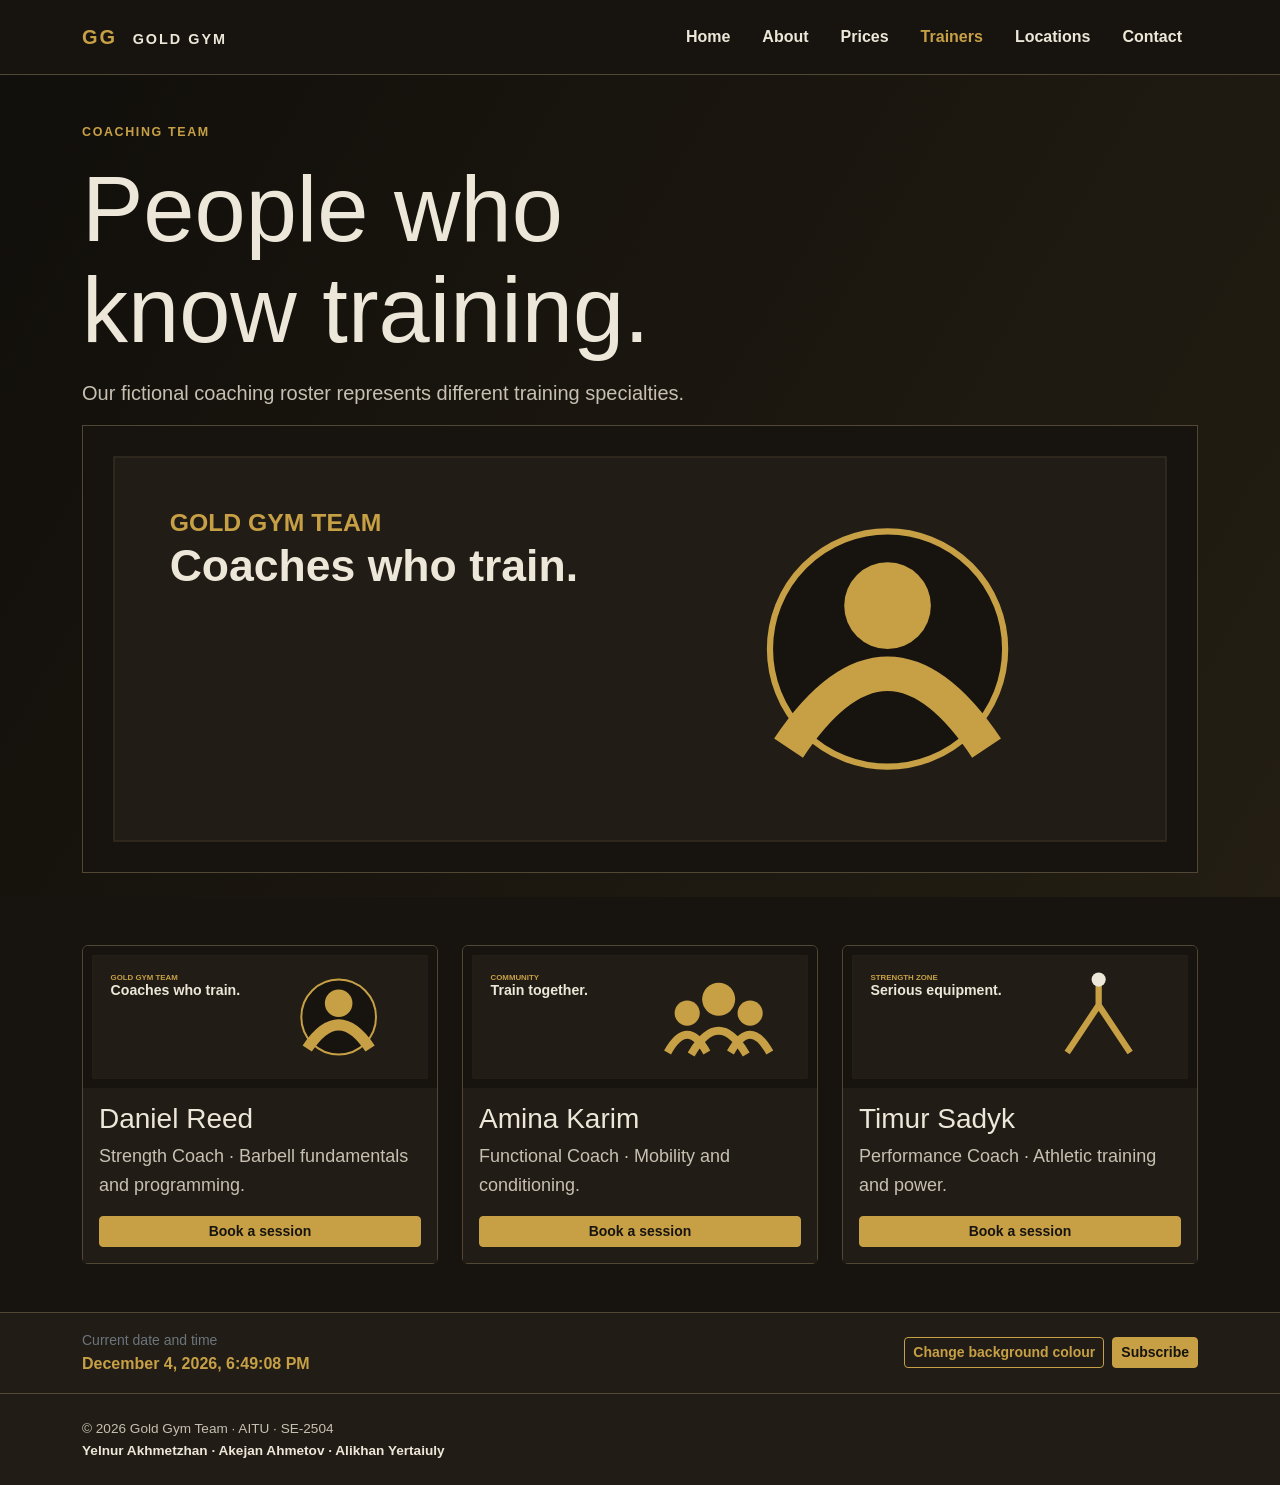
<file: trainers.html>
<!doctype html>
<html lang="en">
  <head>
    <!-- Team: Yelnur Akhmetzhan, Akejan Ahmetov, Alikhan Yertaiuly | SE-2504 -->
    <meta charset="UTF-8" />
    <meta name="viewport" content="width=device-width, initial-scale=1" />
    <meta name="description" content="Gold Gym student project" />
    <title>Trainers | Gold Gym</title>
    <link
      href="https://cdn.jsdelivr.net/npm/bootstrap@5.3.3/dist/css/bootstrap.min.css"
      rel="stylesheet"
      integrity="sha384-QWTKZyjpPEjISv5WaRU9OFeRpok6YctnYmDr5pNlyT2bRjXh0JMhjY6hW+ALEwIH"
      crossorigin="anonymous"
    />
    <link rel="stylesheet" href="css/styles.css" />
  </head>
  <body>
    <header class="site-header sticky-top">
      <nav class="navbar navbar-expand-lg navbar-dark bg-dark py-3" aria-label="Primary navigation">
        <div class="container">
          <a class="navbar-brand logo" href="index.html">GG <span class="ms-2">GOLD GYM</span></a>
          <button
            class="navbar-toggler"
            type="button"
            data-bs-toggle="collapse"
            data-bs-target="#main-nav"
            aria-controls="main-nav"
            aria-expanded="false"
            aria-label="Toggle navigation"
          >
            <span class="navbar-toggler-icon"></span>
          </button>
          <div class="collapse navbar-collapse" id="main-nav">
            <ul class="navbar-nav ms-auto">
              <li class="nav-item"><a class="nav-link fw-bold px-lg-3" href="index.html">Home</a></li>
              <li class="nav-item"><a class="nav-link fw-bold px-lg-3" href="about.html">About</a></li>
              <li class="nav-item"><a class="nav-link fw-bold px-lg-3" href="prices.html">Prices</a></li>
              <li class="nav-item">
                <a class="nav-link fw-bold px-lg-3 active" aria-current="page" href="trainers.html"
                  >Trainers</a
                >
              </li>
              <li class="nav-item">
                <a class="nav-link fw-bold px-lg-3" href="locations.html">Locations</a>
              </li>
              <li class="nav-item"><a class="nav-link fw-bold px-lg-3" href="contact.html">Contact</a></li>
            </ul>
          </div>
        </div>
      </nav>
    </header>
    <main>
      <section class="hero pt-5 pb-4">
        <div class="container">
          <p class="eyebrow">COACHING TEAM</p>
          <h1 class="mt-2 mb-3">People who<br />know training.</h1>
          <p class="lead">Our fictional coaching roster represents different training specialties.</p>
          <img class="wide" src="images/team.svg" alt="Gold Gym coaching team illustration" />
        </div>
      </section>
      <section class="container py-5">
        <div class="row row-cols-1 row-cols-md-2 row-cols-lg-3 g-4">
          <div class="col">
            <article class="card gym-card h-100">
              <img src="images/team.svg" class="card-img-top" alt="Coach Daniel Reed" />
              <div class="card-body d-flex flex-column">
                <h2 class="card-title h3">Daniel Reed</h2>
                <p class="card-text">Strength Coach · Barbell fundamentals and programming.</p>
                <a class="btn btn-warning btn-sm mt-auto" href="contact.html">Book a session</a>
              </div>
            </article>
          </div>
          <div class="col">
            <article class="card gym-card h-100">
              <img src="images/community.svg" class="card-img-top" alt="Coach Amina Karim" />
              <div class="card-body d-flex flex-column">
                <h2 class="card-title h3">Amina Karim</h2>
                <p class="card-text">Functional Coach · Mobility and conditioning.</p>
                <a class="btn btn-warning btn-sm mt-auto" href="contact.html">Book a session</a>
              </div>
            </article>
          </div>
          <div class="col">
            <article class="card gym-card h-100">
              <img src="images/strength.svg" class="card-img-top" alt="Coach Timur Sadyk" />
              <div class="card-body d-flex flex-column">
                <h2 class="card-title h3">Timur Sadyk</h2>
                <p class="card-text">Performance Coach · Athletic training and power.</p>
                <a class="btn btn-warning btn-sm mt-auto" href="contact.html">Book a session</a>
              </div>
            </article>
          </div>
        </div>
      </section>
    </main>
    <section class="tools-bar py-3" aria-label="Page tools">
      <div class="container d-flex flex-wrap align-items-center justify-content-between gap-3">
        <div><span class="text-secondary small d-block">Current date and time</span><time id="datetime">Loading…</time></div>
        <div class="d-flex flex-wrap gap-2">
          <button class="btn btn-outline-warning btn-sm" id="bg-color-btn" type="button">Change background colour</button>
          <button class="btn btn-warning btn-sm" type="button" data-open-popup>Subscribe</button>
        </div>
      </div>
    </section>
    <div class="popup-overlay" id="subscribe-popup" aria-hidden="true" role="dialog" aria-modal="true" aria-labelledby="popup-title">
      <div class="popup-box">
        <button class="popup-close" type="button" aria-label="Close popup">&times;</button>
        <h2 class="h3" id="popup-title">Subscribe to Gold Gym</h2>
        <p>Get training tips and club news straight to your inbox.</p>
        <form novalidate>
          <label class="form-label" for="popup-email">Email</label>
          <input class="form-control" id="popup-email" type="email" placeholder="name@mail.com" />
          <p id="popup-status" class="mt-2 mb-0" role="status"></p>
          <button class="btn btn-warning w-100 mt-3" type="submit">Subscribe</button>
        </form>
      </div>
    </div>
    <footer class="py-4">
      <div class="container">
        © 2026 Gold Gym Team · AITU · SE-2504<br /><strong
          >Yelnur Akhmetzhan · Akejan Ahmetov · Alikhan Yertaiuly</strong
        >
      </div>
    </footer>
    <script
      src="https://cdn.jsdelivr.net/npm/bootstrap@5.3.3/dist/js/bootstrap.bundle.min.js"
      integrity="sha384-YvpcrYf0tY3lHB60NNkmXc5s9fDVZLESaAA55NDzOxhy9GkcIdslK1eN7N6jIeHz"
      crossorigin="anonymous"
    ></script>
    <script src="js/validation.js"></script>
    <script src="js/accordion.js"></script>
    <script src="js/popup.js"></script>
    <script src="js/background.js"></script>
    <script src="js/datetime.js"></script>
  </body>
</html>
</file>
<file: css/styles.css>
/* Gold Gym - Midterm. Bootstrap is themed through its own CSS variables; spacing uses Bootstrap utilities, only the pure-CSS card group (Task 2) keeps its own spacing. */
:root {
  --bs-dark-rgb: 23, 20, 15;
  --bs-link-color-rgb: 237, 231, 217;
  --bs-link-hover-color-rgb: 199, 160, 70;
  --bg: #17140f;
  --panel: #211c15;
  --gold: #c7a046;
  --cream: #ede7d9;
  --muted: #c7c0b2;
  --line: #514735;
}
body {
  background: var(--bg);
  color: var(--cream);
  font-family: Arial, Helvetica, sans-serif;
  line-height: 1.6;
}
h1,
h2,
h3,
.h3 {
  line-height: 1.1;
}
h1 {
  font-size: 3rem;
}
h2 {
  font-size: 1.75rem;
}
h3,
.h3 {
  font-size: 1.35rem;
}
p {
  color: var(--muted);
  font-size: 1rem;
}
.site-header {
  background: #17140ff2;
  border-bottom: 1px solid var(--line);
}
.logo {
  color: var(--gold);
  font-weight: 900;
  letter-spacing: 2px;
}
.logo span {
  color: var(--cream);
  font-size: 0.9rem;
}
.navbar .nav-link {
  color: var(--cream);
}
.navbar .nav-link.active,
.navbar .nav-link:hover {
  color: var(--gold);
}
.hero {
  background: linear-gradient(120deg, #17140f, #241e14);
}
.eyebrow {
  color: var(--gold);
  font-size: 0.78rem;
  font-weight: 800;
  letter-spacing: 0.13em;
}
.lead {
  max-width: 42rem;
}
.wide {
  width: 100%;
  border: 1px solid var(--line);
  display: block;
}
.stats {
  border-left: 1px solid var(--line);
}
.stats b {
  display: block;
  color: var(--gold);
  font-size: 2.25rem;
}
.stats em {
  display: block;
  color: var(--muted);
  font-size: 0.72rem;
  font-style: normal;
  letter-spacing: 0.1em;
  text-transform: uppercase;
}
.btn-warning {
  --bs-btn-bg: #c7a046;
  --bs-btn-border-color: #c7a046;
  --bs-btn-color: #17140f;
  --bs-btn-hover-bg: #dfbd6b;
  --bs-btn-hover-border-color: #dfbd6b;
  --bs-btn-hover-color: #17140f;
  --bs-btn-active-bg: #dfbd6b;
  --bs-btn-active-border-color: #dfbd6b;
  --bs-btn-active-color: #17140f;
  font-weight: 800;
}
.btn-outline-warning {
  --bs-btn-color: #c7a046;
  --bs-btn-border-color: #c7a046;
  --bs-btn-hover-bg: #c7a046;
  --bs-btn-hover-border-color: #c7a046;
  --bs-btn-hover-color: #17140f;
  --bs-btn-active-bg: #c7a046;
  --bs-btn-active-border-color: #c7a046;
  --bs-btn-active-color: #17140f;
  font-weight: 800;
}
.responsive-card-group {
  display: grid;
  grid-template-columns: 1fr;
  gap: 1.4rem;
  margin-top: 2rem;
}
.responsive-card-group article,
.gym-card,
.location-panel,
.contact-form {
  background: var(--panel);
  border: 1px solid var(--line);
}
.responsive-card-group article {
  padding: 1.5rem;
  display: flex;
  flex-direction: column;
}
.responsive-card-group img {
  width: 100%;
  margin-bottom: 1rem;
}
.gym-card {
  color: var(--cream);
}
.gym-card .card-body {
  background: var(--panel);
}
.gym-card .card-text {
  color: var(--muted);
}
.round {
  aspect-ratio: 1;
  object-fit: cover;
  border-radius: 50%;
  border: 3px solid var(--gold);
  width: 70%;
}
.table-dark {
  --bs-table-bg: var(--panel);
  --bs-table-border-color: var(--line);
  --bs-table-color: var(--cream);
}
.table th {
  color: var(--gold);
}
.carousel {
  border: 1px solid var(--line);
  background: var(--panel);
}
.carousel-image {
  height: min(60vw, 520px);
  object-fit: contain;
  background: var(--bg);
}
.contact-form .form-control,
.contact-form .form-select,
.contact-form .input-group-text {
  background: #17140f;
  border-color: var(--line);
  color: var(--cream);
}
.contact-form .form-control:focus,
.contact-form .form-select:focus {
  border-color: var(--gold);
  box-shadow: 0 0 0 0.2rem rgba(199, 160, 70, 0.25);
}
footer {
  background: var(--panel);
  border-top: 1px solid var(--line);
  color: var(--muted);
  font-size: 0.85rem;
}
footer strong {
  color: var(--cream);
}
@media (min-width: 576px) {
  h1 {
    font-size: 4rem;
  }
  h2 {
    font-size: 2.25rem;
  }
  h3,
  .h3 {
    font-size: 1.5rem;
  }
  p {
    font-size: 1.05rem;
  }
  .responsive-card-group {
    grid-template-columns: repeat(2, minmax(0, 1fr));
  }
}
@media (min-width: 992px) {
  h1 {
    font-size: 5.75rem;
  }
  h2 {
    font-size: 2.75rem;
  }
  h3,
  .h3 {
    font-size: 1.75rem;
  }
  p {
    font-size: 1.125rem;
  }
  .responsive-card-group {
    grid-template-columns: repeat(3, minmax(0, 1fr));
  }
}
@media (max-width: 991.98px) {
  .stats {
    border-left: 0;
    border-top: 1px solid var(--line);
  }
}

/* ===== Assignment 4: JavaScript components ===== */
body {
  transition: background-color 0.6s ease;
}
.hero {
  background: linear-gradient(120deg, rgba(0, 0, 0, 0.25), rgba(199, 160, 70, 0.07));
}
/* tools bar (Task 3, 4, 5) */
.tools-bar {
  background: var(--panel);
  border-top: 1px solid var(--line);
}
.tools-bar time {
  color: var(--gold);
  font-weight: 700;
  font-variant-numeric: tabular-nums;
}
/* Task 1: validation messages */
.contact-form .invalid-feedback,
.contact-form .error-text {
  display: block;
  min-height: 1.25rem;
  color: #ff8a80;
  font-size: 0.85rem;
}
.contact-form .form-control.is-invalid,
.contact-form .form-check-input.is-invalid {
  border-color: #ff8a80;
}
.contact-form .form-control.is-valid {
  border-color: #63c174;
}
/* Task 2: accordion */
.accordion-item-gg {
  background: var(--panel);
  border: 1px solid var(--line);
  margin-bottom: 0.75rem;
}
.accordion-question {
  width: 100%;
  display: flex;
  justify-content: space-between;
  align-items: center;
  gap: 1rem;
  padding: 1rem 1.25rem;
  background: transparent;
  border: 0;
  color: var(--cream);
  font-size: 1.1rem;
  font-weight: 700;
  text-align: left;
}
.accordion-question:hover,
.accordion-item-gg.open .accordion-question {
  color: var(--gold);
}
.accordion-question .icon {
  font-size: 1.5rem;
  line-height: 1;
  transition: transform 0.35s ease;
}
.accordion-item-gg.open .icon {
  transform: rotate(45deg);
}
.accordion-answer {
  max-height: 0;
  overflow: hidden;
  transition: max-height 0.4s ease;
}
.accordion-answer p {
  margin: 0;
  padding: 0 1.25rem 1.1rem;
}
/* Task 3: popup */
.popup-overlay {
  position: fixed;
  inset: 0;
  z-index: 2000;
  display: flex;
  align-items: center;
  justify-content: center;
  padding: 1rem;
  background: rgba(0, 0, 0, 0.75);
  opacity: 0;
  visibility: hidden;
  transition: opacity 0.25s ease, visibility 0.25s;
}
.popup-overlay.show {
  opacity: 1;
  visibility: visible;
}
.popup-box {
  position: relative;
  width: 100%;
  max-width: 440px;
  padding: 2rem;
  background: var(--panel);
  border: 1px solid var(--gold);
  transform: translateY(20px);
  transition: transform 0.25s ease;
}
.popup-overlay.show .popup-box {
  transform: translateY(0);
}
.popup-close {
  position: absolute;
  top: 0.5rem;
  right: 0.75rem;
  background: none;
  border: 0;
  color: var(--cream);
  font-size: 2rem;
  line-height: 1;
}
.popup-close:hover {
  color: var(--gold);
}
.popup-box .form-control {
  background: #17140f;
  border-color: var(--line);
  color: var(--cream);
}
body.popup-open {
  overflow: hidden;
}
</file>
